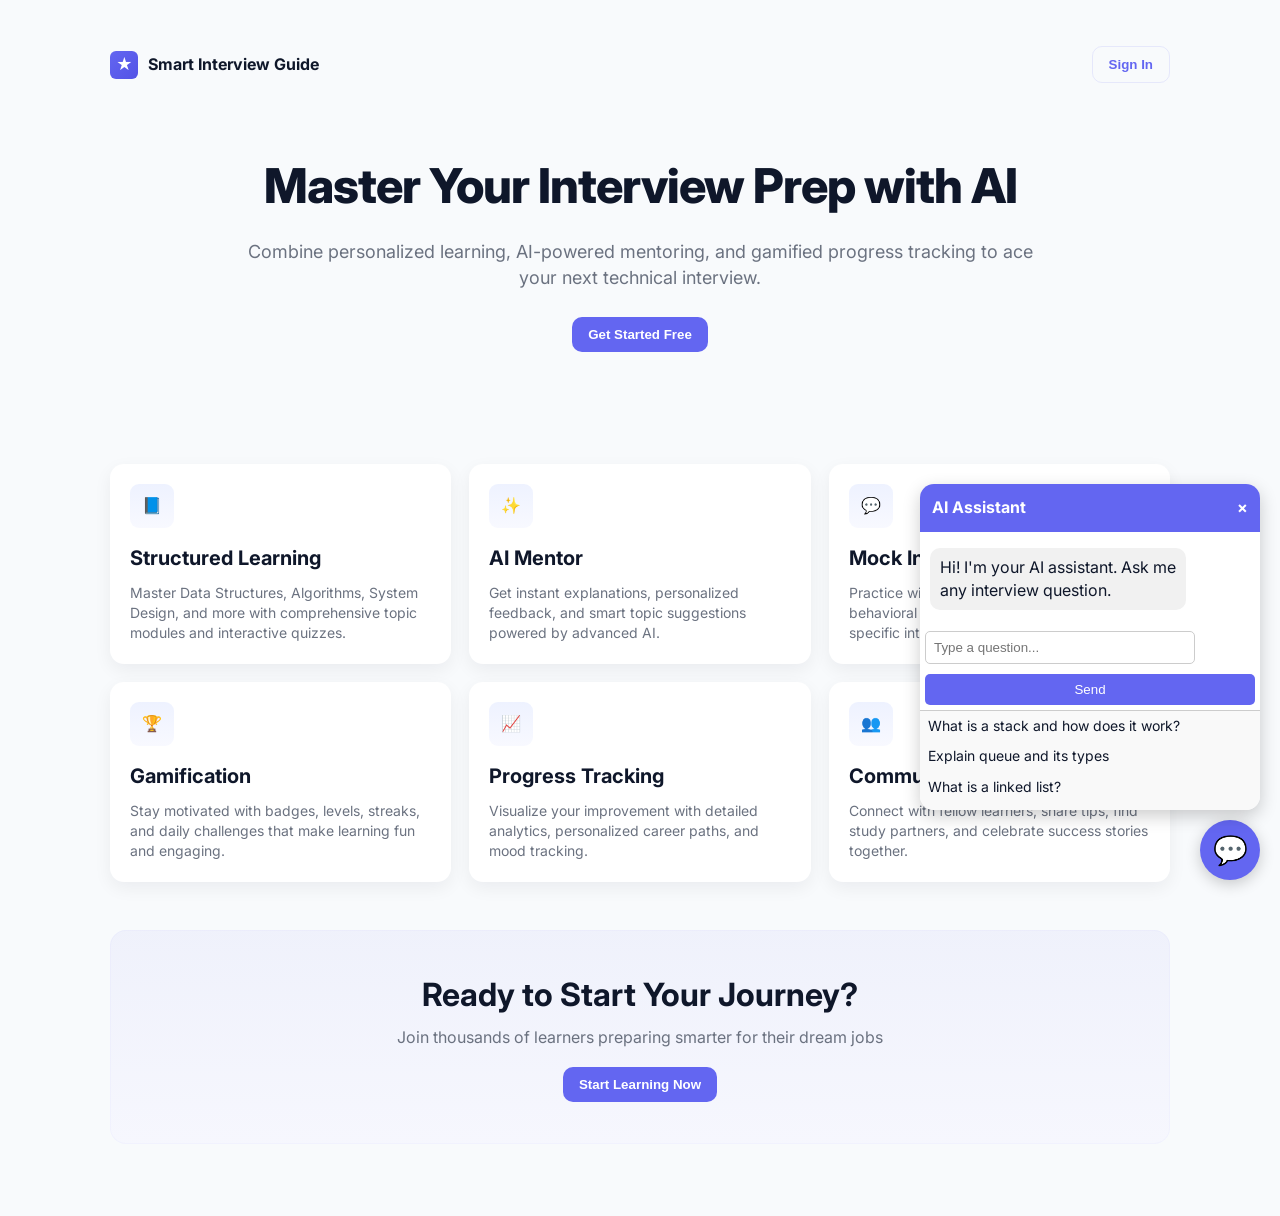
<file: index.html>
<!doctype html>
<html lang="en">
<head>
  <meta charset="utf-8">
  <meta name="viewport" content="width=device-width,initial-scale=1">
  <title>Smart Interview Guide — Landing</title>
  <link href="https://fonts.googleapis.com/css2?family=Inter:wght@300;400;600;700;800&display=swap" rel="stylesheet">
  <link rel="stylesheet" href="style.css">
</head>
<body>
  <div class="wrap">
    <!-- Header -->
    <header>
      <div class="brand">
        <div class="logo">★</div>
        <div class="title">Smart Interview Guide</div>
      </div>
      <div class="nav-actions">
        <button class="btn ghost" id="signInBtn">Sign In</button>
      </div>
    </header>

    <!-- Main Content -->
    <main>
      <!-- Hero Section -->
      <section class="hero">
        <h1>Master Your Interview Prep with AI</h1>
        <p>Combine personalized learning, AI-powered mentoring, and gamified progress tracking to ace your next technical interview.</p>
        <div class="cta">
          <button class="btn">Get Started Free</button>
        </div>
      </section>

      <!-- Features Section -->
      <section class="features">

        <!-- Structured Learning -->
        <a href="learning.html" class="card link-card">
          <div class="icon">📘</div>
          <h3>Structured Learning</h3>
          <p>Master Data Structures, Algorithms, System Design, and more with comprehensive topic modules and interactive quizzes.</p>
        </a>

        <!-- AI Mentor -->
        <a href="aimentor.html" class="card link-card">
          <div class="icon">✨</div>
          <h3>AI Mentor</h3>
          <p>Get instant explanations, personalized feedback, and smart topic suggestions powered by advanced AI.</p>
        </a>

        <!-- Mock Interviews -->
        <a href="mockinterview.html" class="card link-card">
          <div class="icon">💬</div>
          <h3>Mock Interviews</h3>
          <p>Practice with realistic technical and behavioral questions, including company-specific interview prep.</p>
        </a>

        <!-- Gamification -->
        <a href="gamification.html" class="card link-card">
          <div class="icon">🏆</div>
          <h3>Gamification</h3>
          <p>Stay motivated with badges, levels, streaks, and daily challenges that make learning fun and engaging.</p>
        </a>

        <!-- Progress Tracking -->
        <a href="progress.html" class="card link-card">
          <div class="icon">📈</div>
          <h3>Progress Tracking</h3>
          <p>Visualize your improvement with detailed analytics, personalized career paths, and mood tracking.</p>
        </a>

        <!-- Community -->
        <a href="community.html" class="card link-card">
          <div class="icon">👥</div>
          <h3>Community</h3>
          <p>Connect with fellow learners, share tips, find study partners, and celebrate success stories together.</p>
        </a>

      </section>

      <!-- Big Call-To-Action -->
      <section class="big-cta center">
        <h2>Ready to Start Your Journey?</h2>
        <p>Join thousands of learners preparing smarter for their dream jobs</p>
        <button class="btn">Start Learning Now</button>
      </section>
    </main>
  </div>

  <!-- Chatbot Button -->
  <button id="chatbotBtn" class="chatbot-btn">💬</button>

  <!-- Chatbot Popup -->
  <div id="chatbotPopup" class="chatbot-popup">
    <div class="chatbot-header">
      AI Assistant
      <span id="closeBtn">&times;</span>
    </div>
    <div class="chatbot-body" id="chatbotBody">
      <div class="bot-message">Hi! I'm your AI assistant. Ask me any interview question.</div>
    </div>
    <input type="text" id="userInput" placeholder="Type a question..." autocomplete="off">
    <button id="sendBtn">Send</button>
    <div id="suggestions" class="suggestions"></div>
  </div>

  <!-- Sign-In Modal -->
  <div id="signInModal" class="modal">
    <div class="modal-content">
      <span class="close-modal" id="closeSignIn">&times;</span>
      <h2>Sign In</h2>
      <input type="email" id="email" placeholder="Email" required>
      <input type="password" id="password" placeholder="Password" required>
      <button id="loginBtn" class="btn">Login</button>
      <div id="loginMessage" style="margin-top:10px;color:red;"></div>
    </div>
  </div>

  <script src="script.js"></script>
</body>
</html>
</file>
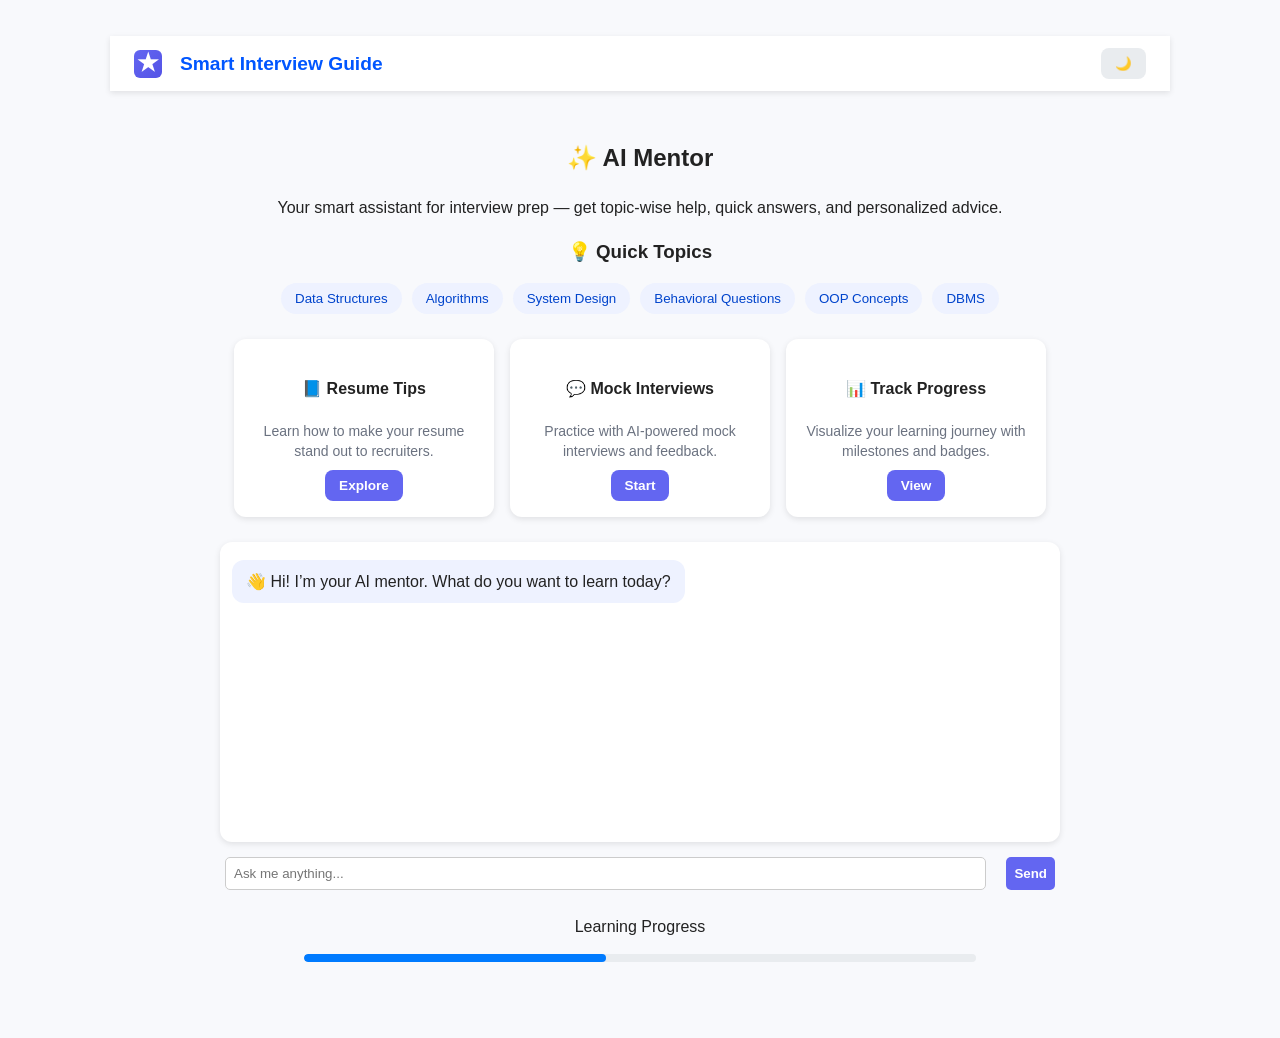
<file: aimentor.html>
<!doctype html>
<html lang="en">
<head>
  <meta charset="utf-8">
  <meta name="viewport" content="width=device-width,initial-scale=1">
  <title>AI Mentor — Smart Interview Guide</title>
  <link rel="stylesheet" href="../style.css">
  <link rel="stylesheet" href="aimentor.css">
</head>
<body class="light-mode">
  <div class="wrap">
    <!-- Header -->
    <header>
      <div class="brand">
        <div class="logo">★</div>
        <div class="title">Smart Interview Guide</div>
      </div>
      <div class="nav-actions">
        <!-- <a href="index.html" class="btn ghost">🏠 Home</a> -->
        <button id="theme-toggle" class="btn secondary">🌙</button>
      </div>
    </header>

    <main>
      <section class="feature-detail">
        <h1>✨ AI Mentor</h1>
        <p>Your smart assistant for interview prep — get topic-wise help, quick answers, and personalized advice.</p>

        <!-- Topic Suggestions -->
        <div class="topics">
          <h3>💡 Quick Topics</h3>
          <div class="topic-list">
            <button class="topic-btn">Data Structures</button>
            <button class="topic-btn">Algorithms</button>
            <button class="topic-btn">System Design</button>
            <button class="topic-btn">Behavioral Questions</button>
            <button class="topic-btn">OOP Concepts</button>
            <button class="topic-btn">DBMS</button>
          </div>
        </div>

        <!-- Cards -->
        <div class="cards">
          <div class="card">
            <h4>📘 Resume Tips</h4>
            <p>Learn how to make your resume stand out to recruiters.</p>
            <button class="btn small">Explore</button>
          </div>
          <div class="card">
            <h4>💬 Mock Interviews</h4>
            <p>Practice with AI-powered mock interviews and feedback.</p>
            <button class="btn small">Start</button>
          </div>
          <div class="card">
            <h4>📊 Track Progress</h4>
            <p>Visualize your learning journey with milestones and badges.</p>
            <button class="btn small">View</button>
          </div>
        </div>

        <!-- Chat Interface -->
        <div class="chat-container" id="chatContainer">
          <div class="bot-message">👋 Hi! I’m your AI mentor. What do you want to learn today?</div>
        </div>

        <!-- Input Area -->
        <div class="input-area">
          <input type="text" id="userInput" placeholder="Ask me anything...">
          <button id="sendBtn" class="btn primary">Send</button>
        </div>

        <!-- Progress Tracker -->
        <div class="progress-section">
          <p>Learning Progress</p>
          <div class="progress-bar"><div class="progress" data-progress="45"></div></div>
        </div>
      </section>
    </main>
  </div>

  <script src="aimentor.js"></script>
</body>
</html>
</file>
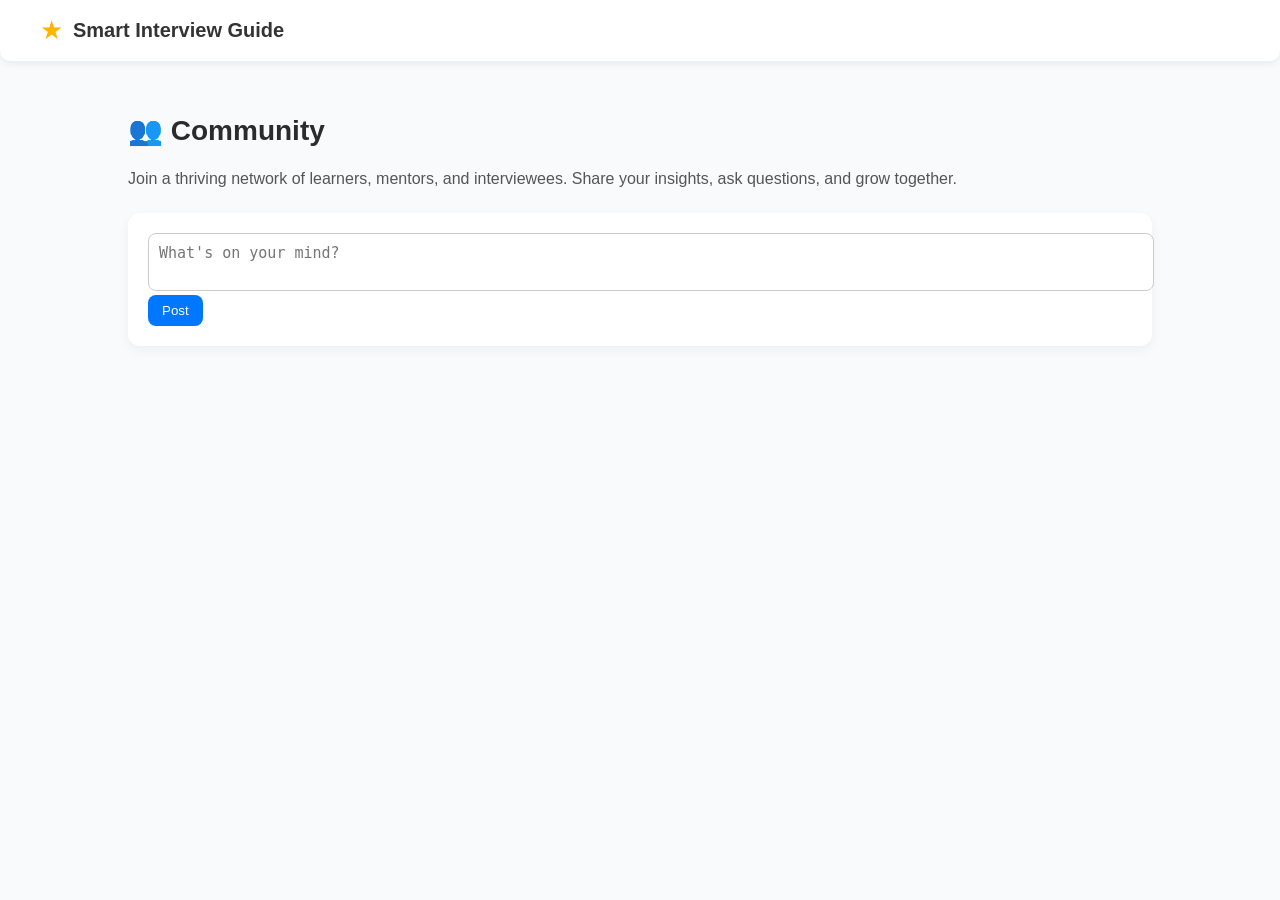
<file: community.html>
<!doctype html>
<html lang="en">
<head>
  <meta charset="utf-8">
  <meta name="viewport" content="width=device-width,initial-scale=1">
  <title>Community — Smart Interview Guide</title>
  <link rel="stylesheet" href="community.css">
</head>
<body>
  <div class="wrap">
    <header>
      <div class="brand">
        <div class="logo">★</div>
        <div class="title">Smart Interview Guide</div>
      </div>
      <div class="nav-actions">
        <!-- <a href="../index.html" class="btn ghost">🏠 Home</a> -->
      </div>
    </header>

    <main>
      <section class="feature-detail">
        <h1>👥 Community</h1>
        <p>Join a thriving network of learners, mentors, and interviewees. Share your insights, ask questions, and grow together.</p>

        <div class="create-post">
          <textarea id="postText" placeholder="What's on your mind?"></textarea>
          <button id="postBtn">Post</button>
        </div>

        <div id="postsContainer" class="community-posts">
          <!-- Posts dynamically appear here -->
        </div>
      </section>
    </main>
  </div>

  <script src="community.js"></script>
</body>
</html>
</file>
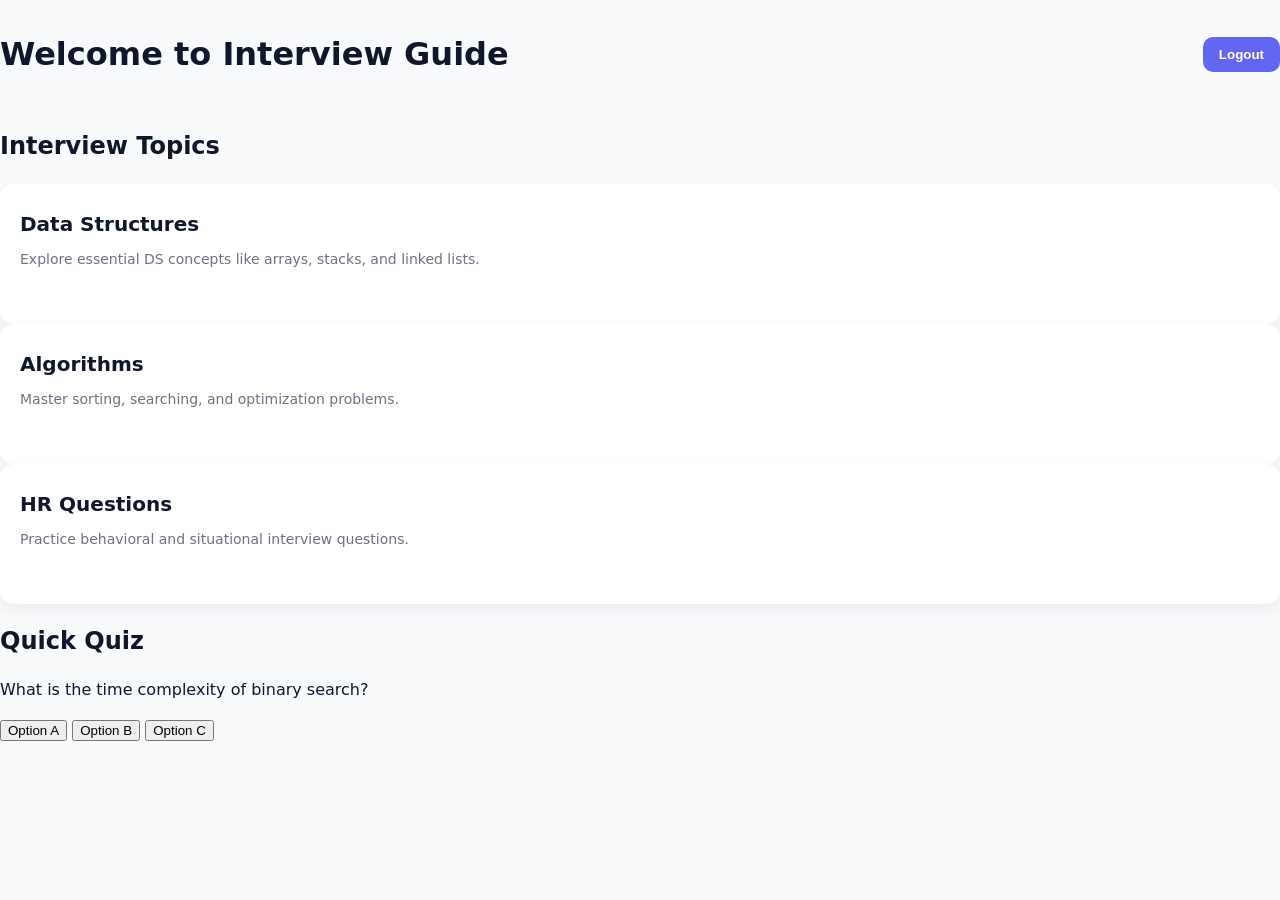
<file: dashboard.html>
<!DOCTYPE html>
<html lang="en">
<head>
  <meta charset="UTF-8">
  <meta name="viewport" content="width=device-width, initial-scale=1.0">
  <title>Dashboard | Interview Guide</title>
  <link rel="stylesheet" href="style.css">
</head>
<body>
  <header>
    <h1>Welcome to Interview Guide</h1>
    <nav>
      <button id="logoutBtn" class="btn">Logout</button>
    </nav>
  </header>

  <section class="dashboard">
    <h2>Interview Topics</h2>
    <div class="topics">
      <div class="card">
        <h3>Data Structures</h3>
        <p>Explore essential DS concepts like arrays, stacks, and linked lists.</p>
      </div>
      <div class="card">
        <h3>Algorithms</h3>
        <p>Master sorting, searching, and optimization problems.</p>
      </div>
      <div class="card">
        <h3>HR Questions</h3>
        <p>Practice behavioral and situational interview questions.</p>
      </div>
    </div>

    <h2>Quick Quiz</h2>
    <div class="quiz">
      <p id="question">Loading question...</p>
      <button onclick="checkAnswer('A')">Option A</button>
      <button onclick="checkAnswer('B')">Option B</button>
      <button onclick="checkAnswer('C')">Option C</button>
    </div>
  </section>

  <script>
    // Logout logic
    document.getElementById('logoutBtn').onclick = function() {
      localStorage.removeItem("loggedInUser");
      window.location.href = "login.html";
    };

    // Simple quiz logic
    const questions = [
      { q: "What is the time complexity of binary search?", a: "O(log n)" },
      { q: "Which data structure is used for BFS?", a: "Queue" },
      { q: "What keyword is used to create a class in JS?", a: "class" }
    ];

    let index = 0;
    document.getElementById('question').innerText = questions[index].q;

    function checkAnswer(ans) {
      alert("Correct answer: " + questions[index].a);
      index = (index + 1) % questions.length;
      document.getElementById('question').innerText = questions[index].q;
    }
  </script>
</body>
</html>
</file>
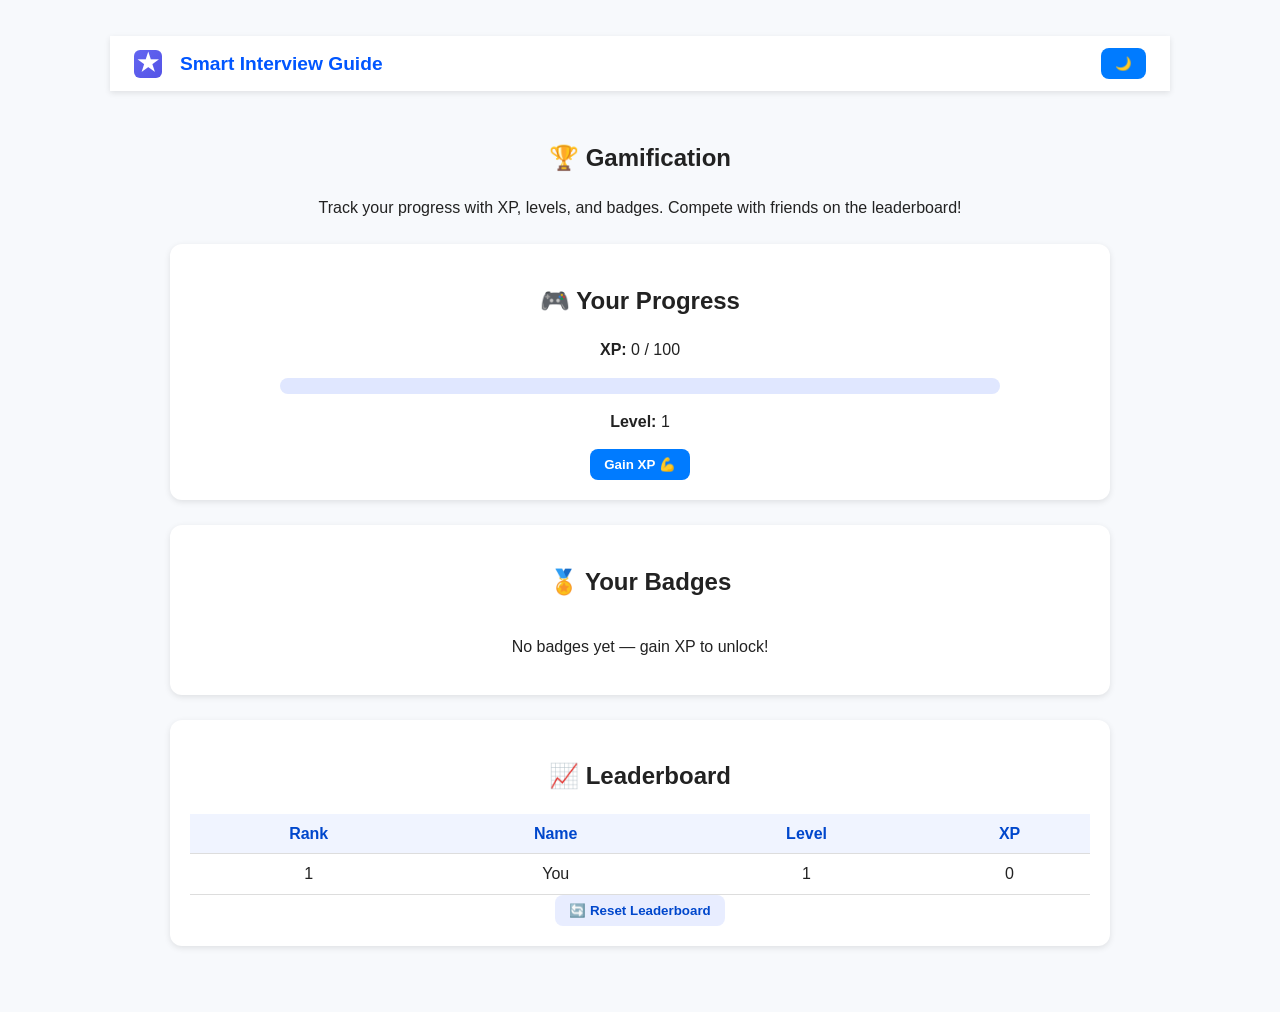
<file: gamification.html>
<!doctype html>
<html lang="en">
<head>
  <meta charset="utf-8">
  <meta name="viewport" content="width=device-width,initial-scale=1">
  <title>Gamification — Smart Interview Guide</title>
  <link rel="stylesheet" href="../style.css">
  <link rel="stylesheet" href="gamification.css">
</head>
<body>
  <div class="wrap">
    <header>
      <div class="brand">
        <div class="logo">★</div>
        <div class="title">Smart Interview Guide</div>
      </div>
      <div class="nav-actions">
        <!-- <a href="index.html" class="btn ghost">🏠 Home</a> -->
        <button id="theme-toggle" class="btn primary">🌙</button>
      </div>
    </header>

    <main>
      <section class="feature-detail">
        <h1>🏆 Gamification</h1>
        <p>Track your progress with XP, levels, and badges. Compete with friends on the leaderboard!</p>

        <!-- XP & Level -->
        <div class="xp-section">
          <h2>🎮 Your Progress</h2>
          <p><strong>XP:</strong> <span id="xp">0</span> / 100</p>
          <div class="xp-bar">
            <div id="xpFill"></div>
          </div>
          <p><strong>Level:</strong> <span id="level">1</span></p>
          <button id="gainXpBtn" class="btn primary">Gain XP 💪</button>
        </div>

        <!-- Badges -->
        <div class="badges-section">
          <h2>🏅 Your Badges</h2>
          <div class="badges" id="badgeList"></div>
        </div>

        <!-- Leaderboard -->
        <div class="leaderboard-section">
          <h2>📈 Leaderboard</h2>
          <table class="leaderboard" id="leaderboard">
            <thead>
              <tr><th>Rank</th><th>Name</th><th>Level</th><th>XP</th></tr>
            </thead>
            <tbody></tbody>
          </table>
          <button id="resetLeaderboard" class="btn secondary">🔄 Reset Leaderboard</button>
        </div>
      </section>
    </main>
  </div>

  <script src="gamification.js"></script>
</body>
</html>
</file>
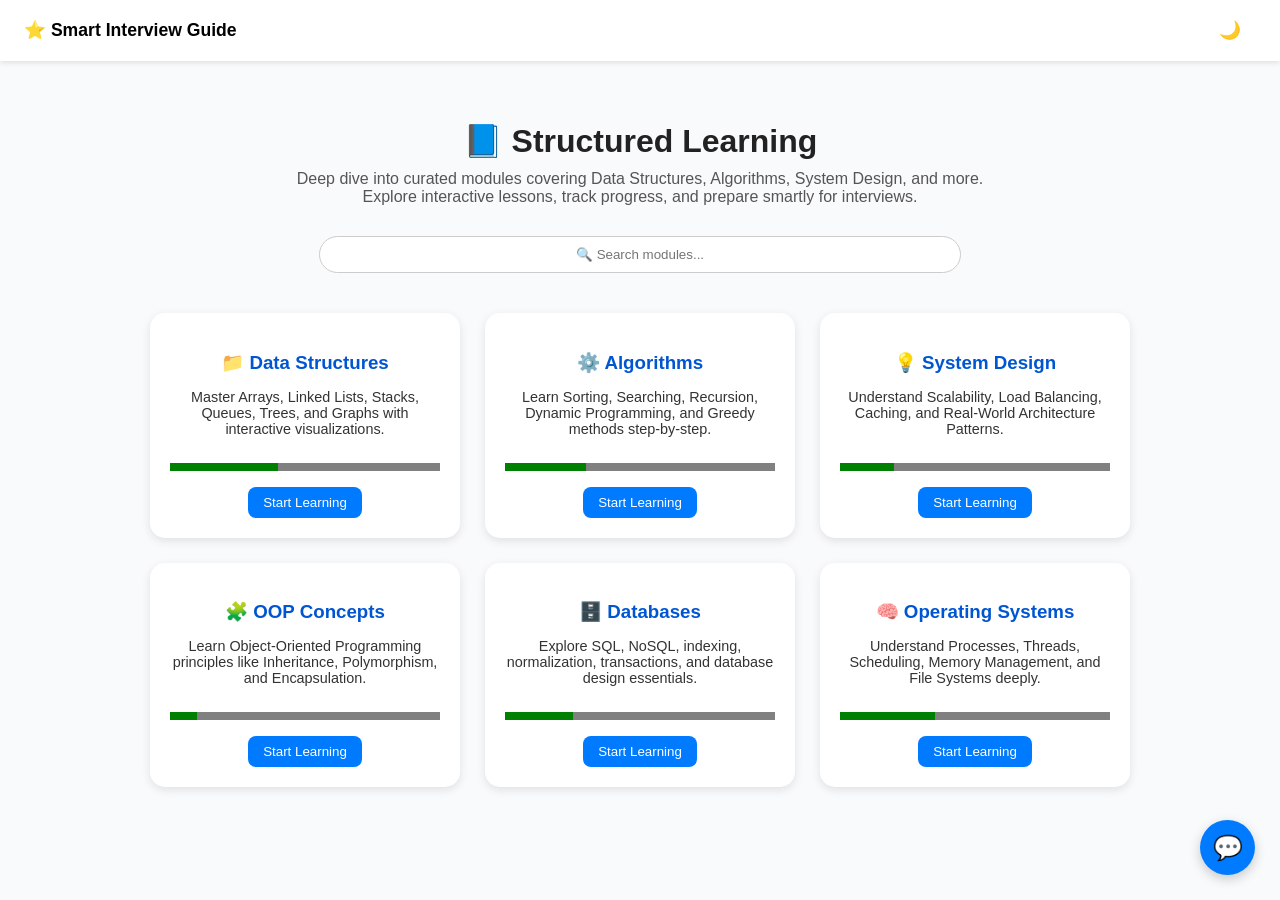
<file: learning.html>
<!DOCTYPE html>
<html lang="en">
<head>
  <meta charset="UTF-8" />
  <meta name="viewport" content="width=device-width, initial-scale=1.0" />
  <title>Structured Learning — Smart Interview Guide</title>
  <link rel="stylesheet" href="learning.css" />
</head>
<body class="light-mode">
  <header class="top-bar">
    <div class="logo">⭐ Smart Interview Guide</div>
    <nav>
      <!-- <button href="index.html" class="home-btn">🏠 Home</button> -->
      <button id="theme-toggle" class="theme-toggle">🌙</button>
    </nav>
  </header>

  <main class="content">
    <h1>📘 Structured Learning</h1>
    <p class="subtitle">
      Deep dive into curated modules covering Data Structures, Algorithms, System Design, and more. 
      Explore interactive lessons, track progress, and prepare smartly for interviews.
    </p>

    <div class="search-box">
      <input type="text" placeholder="🔍 Search modules..." id="search" />
    </div>

    <section class="cards-container" id="modules">
      <div class="card">
        <h3>📁 Data Structures</h3>
        <p>Master Arrays, Linked Lists, Stacks, Queues, Trees, and Graphs with interactive visualizations.</p>
        <progress value="40" max="100"></progress>
        <button>Start Learning</button>
      </div>

      <div class="card">
        <h3>⚙️ Algorithms</h3>
        <p>Learn Sorting, Searching, Recursion, Dynamic Programming, and Greedy methods step-by-step.</p>
        <progress value="30" max="100"></progress>
        <button>Start Learning</button>
      </div>

      <div class="card">
        <h3>💡 System Design</h3>
        <p>Understand Scalability, Load Balancing, Caching, and Real-World Architecture Patterns.</p>
        <progress value="20" max="100"></progress>
        <button>Start Learning</button>
      </div>

      <div class="card">
        <h3>🧩 OOP Concepts</h3>
        <p>Learn Object-Oriented Programming principles like Inheritance, Polymorphism, and Encapsulation.</p>
        <progress value="10" max="100"></progress>
        <button>Start Learning</button>
      </div>

      <div class="card">
        <h3>🗄️ Databases</h3>
        <p>Explore SQL, NoSQL, indexing, normalization, transactions, and database design essentials.</p>
        <progress value="25" max="100"></progress>
        <button>Start Learning</button>
      </div>

      <div class="card">
        <h3>🧠 Operating Systems</h3>
        <p>Understand Processes, Threads, Scheduling, Memory Management, and File Systems deeply.</p>
        <progress value="35" max="100"></progress>
        <button>Start Learning</button>
      </div>
    </section>
  </main>

  <!-- Chatbot Button -->
  <div id="chatbot-toggle" class="chatbot-toggle">💬</div>

  <!-- Chatbot Window -->
  <div id="chatbot" class="chatbot">
    <div class="chatbot-header">
      <span>🤖 Smart Chatbot</span>
      <button id="close-chat">✖</button>
    </div>
    <div class="chatbot-body" id="chat-body">
      <div class="bot-msg">Hello! 👋 How can I help you today?</div>
    </div>
    <div class="chatbot-footer">
      <input type="text" id="user-input" placeholder="Type your message..." />
      <button id="send-btn">➤</button>
    </div>
  </div>

  <script src="learning.js"></script>
</body>
</html>
</file>
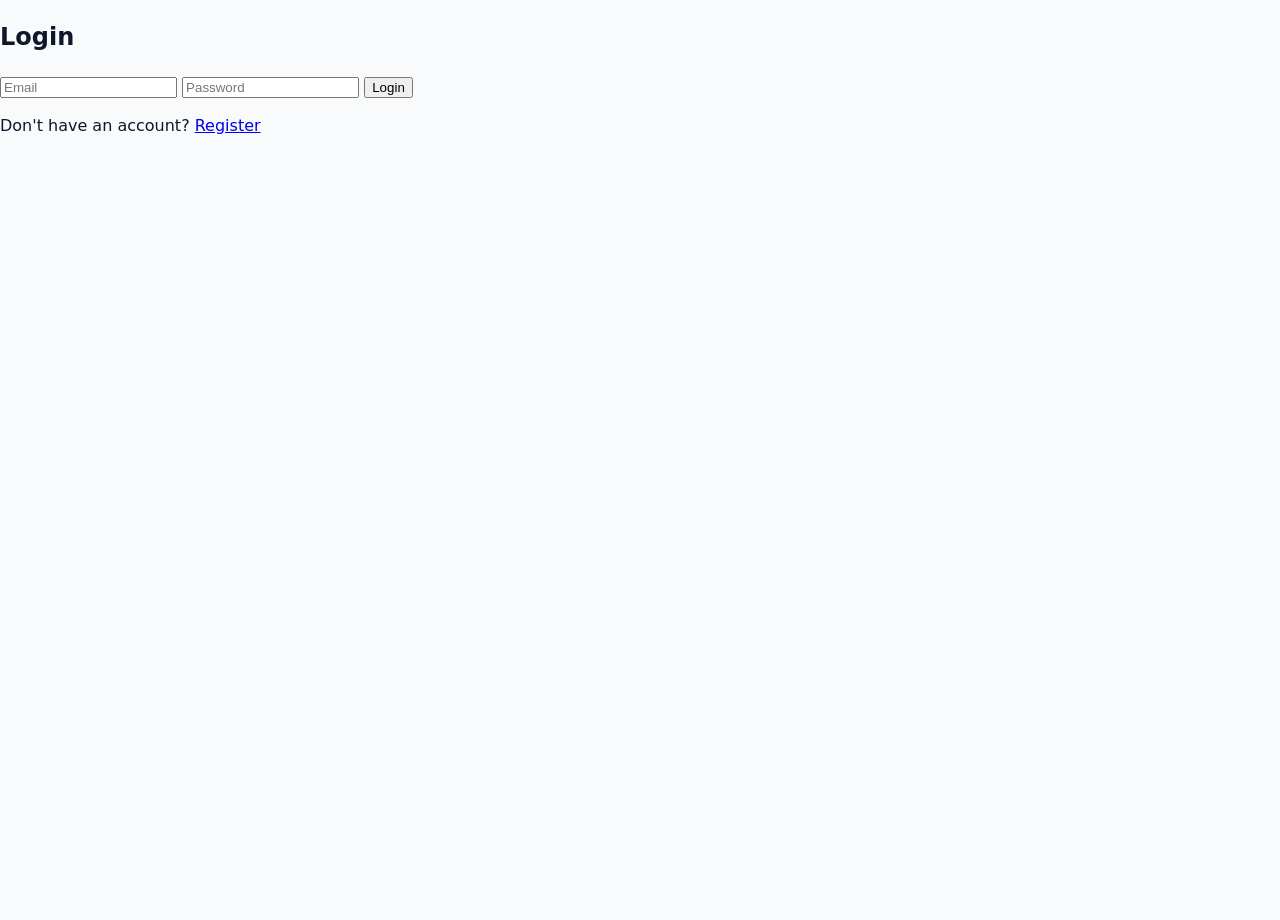
<file: login.html>
<!DOCTYPE html>
<html lang="en">
<head>
  <meta charset="UTF-8">
  <meta name="viewport" content="width=device-width, initial-scale=1.0">
  <title>Login | Interview Guide</title>
  <link rel="stylesheet" href="style.css">
</head>
<body>
  <div class="form-container">
    <h2>Login</h2>
    <form id="loginForm">
      <input type="email" id="email" placeholder="Email" required>
      <input type="password" id="password" placeholder="Password" required>
      <button type="submit">Login</button>
      <p>Don't have an account? <a href="register.html">Register</a></p>
    </form>
  </div>

  <script>
    document.getElementById('loginForm').addEventListener('submit', function(e) {
      e.preventDefault();
      const email = document.getElementById('email').value;
      const password = document.getElementById('password').value;

      const user = JSON.parse(localStorage.getItem(email));

      if (user && user.password === password) {
        alert("Login successful!");
        localStorage.setItem("loggedInUser", email);
        window.location.href = "dashboard.html";
      } else {
        alert("Invalid credentials");
      }
    });
  </script>
</body>
</html>
</file>
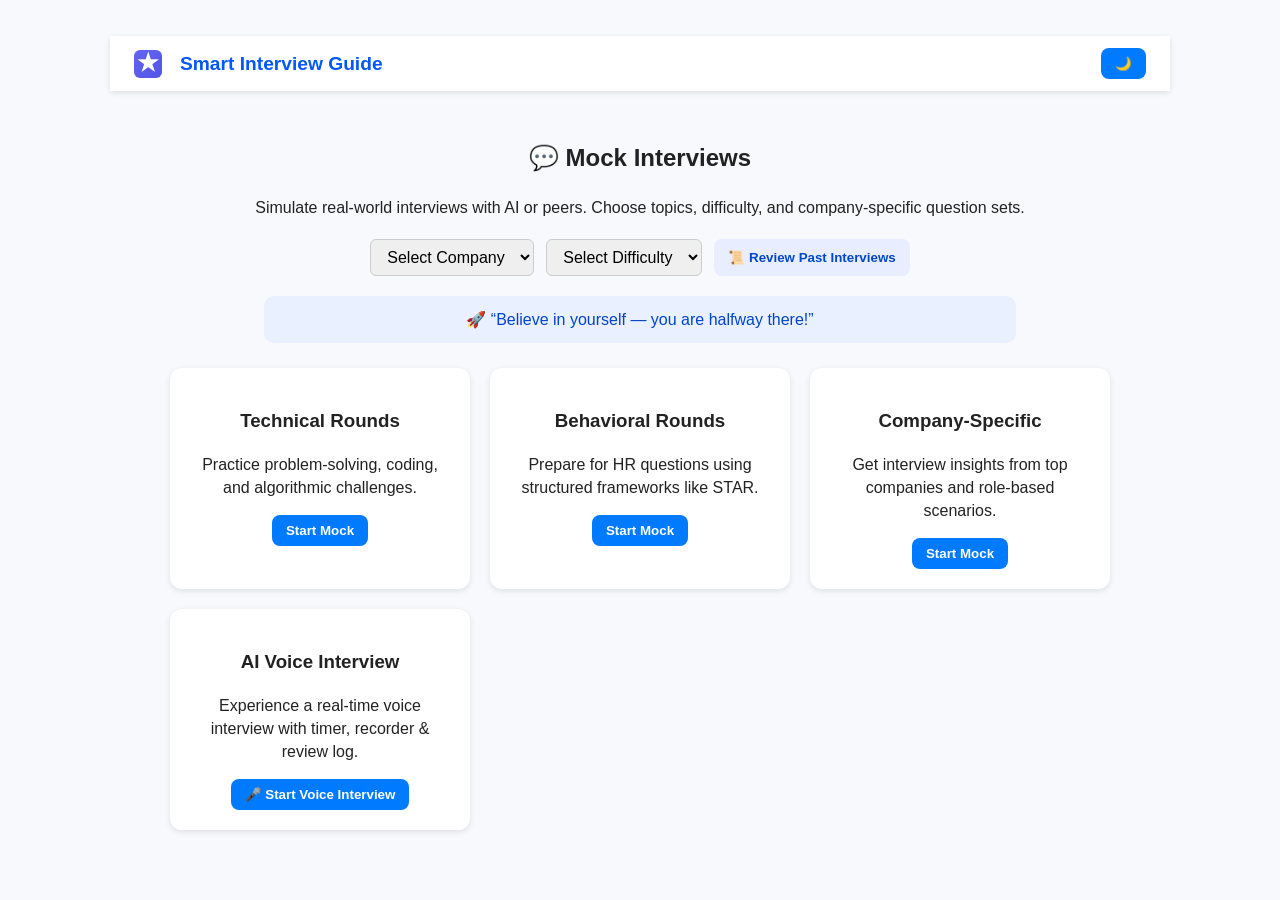
<file: mockinterview.html>
<!doctype html>
<html lang="en">
<head>
  <meta charset="utf-8">
  <meta name="viewport" content="width=device-width,initial-scale=1">
  <title>Mock Interviews — Smart Interview Guide</title>
  <link rel="stylesheet" href="../style.css">
  <link rel="stylesheet" href="mockinterview.css">
</head>
<body>
  <div class="wrap">
    <header>
      <div class="brand">
        <div class="logo">★</div>
        <div class="title">Smart Interview Guide</div>
      </div>
      <div class="nav-actions">
        <!-- <a href="../index.html" class="btn ghost">🏠 Home</a> -->
        <button id="theme-toggle" class="btn primary">🌙</button>
      </div>
    </header>

    <main>
      <section class="feature-detail">
        <h1>💬 Mock Interviews</h1>
        <p>Simulate real-world interviews with AI or peers. Choose topics, difficulty, and company-specific question sets.</p>

        <!-- Filters -->
        <div class="filters">
          <select id="companySelect">
            <option value="">Select Company</option>
            <option>Google</option>
            <option>Amazon</option>
            <option>Meta</option>
            <option>Microsoft</option>
            <option>Tesla</option>
          </select>

          <select id="difficultySelect">
            <option value="">Select Difficulty</option>
            <option>Easy</option>
            <option>Medium</option>
            <option>Hard</option>
          </select>

          <button id="reviewBtn" class="btn secondary">📜 Review Past Interviews</button>
        </div>

        <!-- Motivational Quote -->
        <div class="quote-bar" id="quoteBar">🚀 “Believe in yourself — you are halfway there!”</div>

        <!-- Cards -->
        <div class="content-grid">
          <div class="module-card">
            <h3>Technical Rounds</h3>
            <p>Practice problem-solving, coding, and algorithmic challenges.</p>
            <button class="btn primary start-btn">Start Mock</button>
          </div>

          <div class="module-card">
            <h3>Behavioral Rounds</h3>
            <p>Prepare for HR questions using structured frameworks like STAR.</p>
            <button class="btn primary start-btn">Start Mock</button>
          </div>

          <div class="module-card">
            <h3>Company-Specific</h3>
            <p>Get interview insights from top companies and role-based scenarios.</p>
            <button class="btn primary start-btn">Start Mock</button>
          </div>

          <div class="module-card">
            <h3>AI Voice Interview</h3>
            <p>Experience a real-time voice interview with timer, recorder & review log.</p>
            <button id="voiceBtn" class="btn primary">🎤 Start Voice Interview</button>
          </div>
        </div>
      </section>
    </main>
  </div>

  <!-- Voice Interview Modal -->
  <div id="voiceModal" class="modal">
    <div class="modal-content voice-content">
      <h2>🎤 Voice Interview Mode</h2>
      <p id="questionText">Your interview will begin shortly...</p>

      <textarea id="answerInput" placeholder="Type your answer here..."></textarea>

      <div class="timer" id="timerDisplay">00:30</div>
      <button id="nextQuestion" class="btn primary">Next Question</button>
      <button id="endInterview" class="close-btn">End Interview</button>
    </div>
  </div>

  <!-- Review Modal -->
  <div id="reviewModal" class="modal">
    <div class="modal-content review-content">
      <h2>📜 Interview History</h2>
      <div id="reviewList"></div>
      <button id="closeReview" class="close-btn">Close</button>
    </div>
  </div>

  <script src="mockinterview.js"></script>
</body>
</html>
</file>
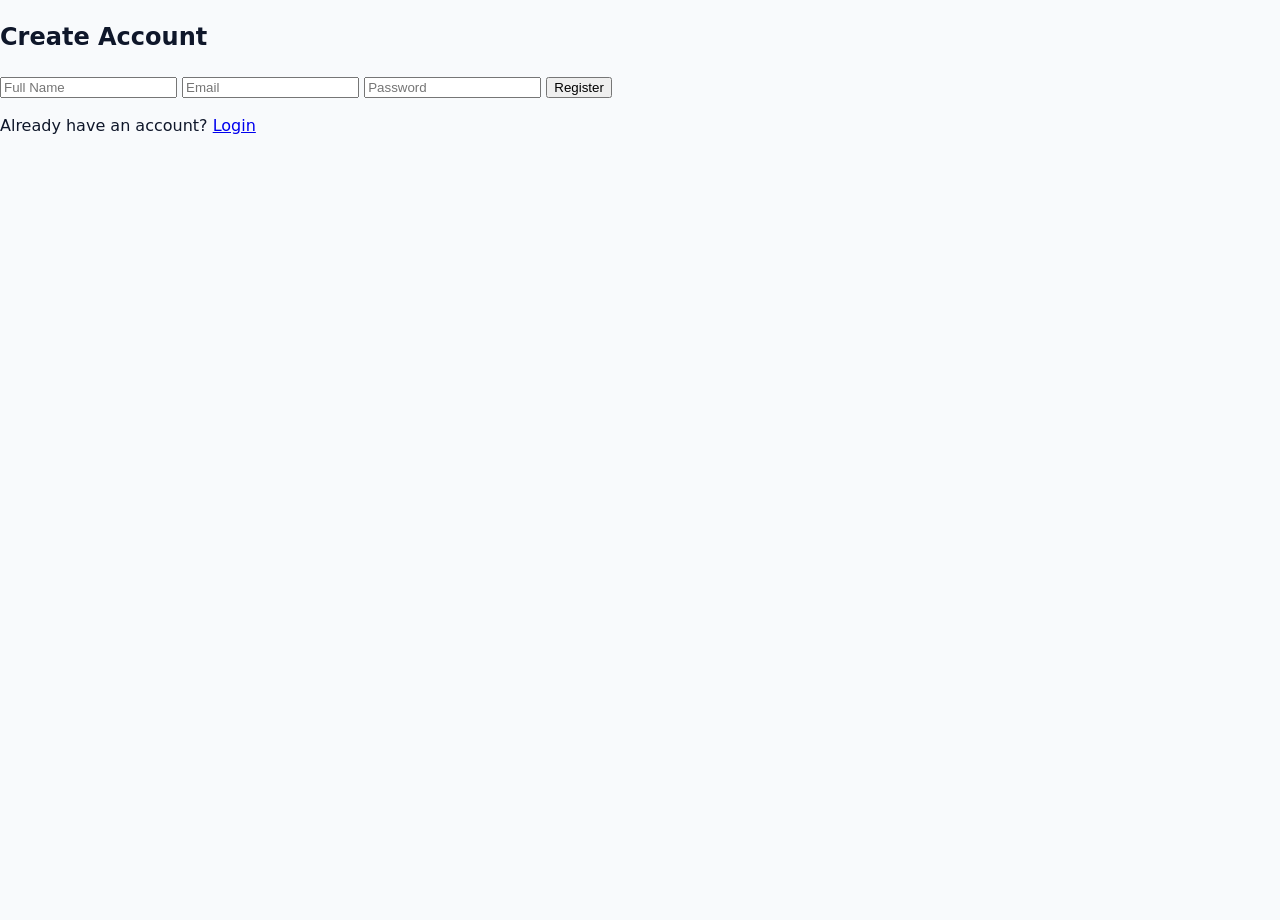
<file: register.html>
<!DOCTYPE html>
<html lang="en">
<head>
  <meta charset="UTF-8">
  <meta name="viewport" content="width=device-width, initial-scale=1.0">
  <title>Register | Interview Guide</title>
  <link rel="stylesheet" href="style.css">
</head>
<body>
  <div class="form-container">
    <h2>Create Account</h2>
    <form id="registerForm">
      <input type="text" id="name" placeholder="Full Name" required>
      <input type="email" id="email" placeholder="Email" required>
      <input type="password" id="password" placeholder="Password" required>
      <button type="submit">Register</button>
      <p>Already have an account? <a href="login.html">Login</a></p>
    </form>
  </div>

  <script>
    document.getElementById('registerForm').addEventListener('submit', function(e) {
      e.preventDefault();
      const name = document.getElementById('name').value;
      const email = document.getElementById('email').value;
      const password = document.getElementById('password').value;

      const user = { name, email, password };
      localStorage.setItem(email, JSON.stringify(user));
      alert("Registration successful! You can now log in.");
      window.location.href = "login.html";
    });
  </script>
</body>
</html>
</file>
<file: style.css>
:root {
  --bg: #f8fafc;
  --card: #ffffff;
  --muted: #6b7280;
  --accent: #6366f1;
  --accent-600: #5453e6;
  --radius: 14px;
  --container: 1100px;
}

* { box-sizing: border-box; }
html, body { height: 100%; }
body {
  font-family: Inter, system-ui, -apple-system, 'Segoe UI', Roboto, 'Helvetica Neue', Arial;
  margin: 0;
  background: var(--bg);
  color: #0f172a;
  line-height: 1.45;
  -webkit-font-smoothing: antialiased;
}

.wrap { max-width: var(--container); margin: 0 auto; padding: 36px 20px; }

header {
  display: flex;
  align-items: center;
  justify-content: space-between;
  padding: 10px 0;
}
.brand { display: flex; align-items: center; gap: 10px; }
.logo {
  width: 28px; height: 28px; border-radius: 6px;
  background: linear-gradient(135deg, var(--accent), var(--accent-600));
  display: inline-flex; align-items: center; justify-content: center;
  color: white; font-weight: 700;
}
.title { font-weight: 700; }
.nav-actions { display: flex; gap: 8px; align-items: center; }
.btn {
  background: var(--accent);
  color: #fff;
  padding: 10px 16px;
  border-radius: 10px;
  border: 0;
  cursor: pointer;
  font-weight: 600;
}
.btn.ghost {
  background: transparent;
  color: var(--accent);
  border: 1px solid rgba(99, 102, 241, 0.12);
}

.hero {
  padding: 48px 0 64px;
  text-align: center;
}
.hero h1 {
  font-size: 48px;
  margin: 10px 0 18px;
  letter-spacing: -1px;
  font-weight: 800;
}
.hero p {
  max-width: 820px;
  margin: 0 auto;
  color: var(--muted);
  font-size: 18px;
}
.hero .cta { margin-top: 26px; }

.features {
  display: grid;
  grid-template-columns: repeat(auto-fit, minmax(260px, 1fr));
  gap: 18px;
  margin: 48px 0;
}
.card {
  background: var(--card);
  border-radius: 14px;
  padding: 20px;
  box-shadow: 0 6px 18px rgba(15, 23, 42, 0.06);
  min-height: 140px;
}
.card .icon {
  width: 44px; height: 44px; border-radius: 9px;
  background: linear-gradient(180deg, #eef2ff, #f8f9ff);
  display: inline-flex; align-items: center; justify-content: center;
  margin-bottom: 10px;
}
.card h3 { margin: 6px 0 10px; font-size: 20px; }
.card p { color: var(--muted); font-size: 14px; margin: 0; }

.big-cta {
  background: linear-gradient(180deg, rgba(99, 102, 241, 0.06), rgba(245, 245, 255, 0.6));
  border-radius: 16px;
  padding: 42px;
  margin: 36px 0;
  box-shadow: inset 0 0 0 1px rgba(99, 102, 241, 0.03);
}
.big-cta h2 { font-size: 32px; margin: 0 0 8px; }
.big-cta p { color: var(--muted); margin: 0 0 18px; }
.center { display: flex; flex-direction: column; align-items: center; justify-content: center; }

@media (max-width: 720px) {
  .hero h1 { font-size: 32px; }
  .wrap { padding: 22px; }
  .card { padding: 16px; }
}

/* Chatbot Button & Popup */
.chatbot-btn {
  position: fixed;
  bottom: 20px;
  right: 20px;
  background-color: var(--accent);
  color: #fff;
  border: none;
  border-radius: 50%;
  width: 60px;
  height: 60px;
  font-size: 28px;
  cursor: pointer;
  box-shadow: 0 4px 15px rgba(0,0,0,0.2);
  z-index: 1000;
}

.chatbot-popup {
  display: none;
  position: fixed;
  bottom: 90px;
  right: 20px;
  width: 340px;
  max-height: 500px;
  border-radius: 14px;
  background: #fff;
  box-shadow: 0 6px 18px rgba(0,0,0,0.2);
  flex-direction: column;
  overflow: hidden;
  display: flex;
  z-index: 1000;
}

.chatbot-header {
  background-color: var(--accent);
  color: #fff;
  padding: 12px;
  font-weight: 700;
  display: flex;
  justify-content: space-between;
  align-items: center;
}

.chatbot-body {
  padding: 10px;
  flex: 1;
  overflow-y: auto;
}

.bot-message, .user-message {
  padding: 8px 10px;
  margin: 6px 0;
  border-radius: 10px;
  max-width: 80%;
}

.bot-message { background: #f1f1f1; align-self: flex-start; }
.user-message { background: var(--accent); color: #fff; align-self: flex-end; }

#userInput {
  padding: 8px;
  border: 1px solid #ccc;
  width: calc(100% - 70px);
  border-radius: 5px;
  margin: 5px;
}

#sendBtn {
  padding: 8px;
  background-color: var(--accent);
  color: #fff;
  border: none;
  border-radius: 5px;
  cursor: pointer;
  margin: 5px;
}

.suggestions {
  background: #f9f9f9;
  border-top: 1px solid #ccc;
  max-height: 100px;
  overflow-y: auto;
  font-size: 14px;
}

.suggestions div {
  padding: 5px 8px;
  cursor: pointer;
}

.suggestions div:hover {
  background-color: #e0e0ff;
}

/* Modal styles */
.modal {
  display: none;
  position: fixed;
  z-index: 2000;
  left: 0;
  top: 0;
  width: 100%;
  height: 100%;
  overflow: auto;
  background-color: rgba(0,0,0,0.4);
}

.modal-content {
  background-color: #fff;
  margin: 10% auto;
  padding: 20px;
  border-radius: 14px;
  max-width: 400px;
  display: flex;
  flex-direction: column;
}

.modal-content input {
  margin: 8px 0;
  padding: 10px;
  border-radius: 6px;
  border: 1px solid #ccc;
  width: 100%;
}

.close-modal {
  align-self: flex-end;
  font-size: 24px;
  font-weight: bold;
  cursor: pointer;
}

.link-card {
  text-decoration: none;
  color: inherit;
  transition: transform 0.2s ease, box-shadow 0.2s ease;
}
.link-card:hover {
  transform: translateY(-5px);
  box-shadow: 0 8px 20px rgba(0,0,0,0.15);
}
</file>
<file: aimentor.css>
body {
  font-family: "Poppins", sans-serif;
  margin: 0;
  background-color: #f8f9fc;
  color: #222;
  transition: background 0.4s, color 0.4s;
}

header {
  background: #fff;
  box-shadow: 0 2px 6px rgba(0,0,0,0.1);
  padding: 12px 24px;
  display: flex;
  justify-content: space-between;
  align-items: center;
}

.brand {
  display: flex;
  align-items: center;
  font-weight: 600;
  font-size: 1.2rem;
  color: #0056ff;
}

.logo {
  font-size: 1.5rem;
  margin-right: 8px;
}

.btn {
  border: none;
  padding: 8px 14px;
  border-radius: 8px;
  cursor: pointer;
  transition: background 0.3s;
}

.btn.primary { background: #007bff; color: #fff; }
.btn.primary:hover { background: #0056d1; }

.btn.secondary { background: #e9ecef; color: #333; }
.btn.ghost { background: transparent; color: #007bff; }

.btn.small { font-size: 0.85rem; margin-top: 8px; }

.feature-detail {
  text-align: center;
  padding: 30px;
  max-width: 900px;
  margin: auto;
}

.topic-list {
  display: flex;
  flex-wrap: wrap;
  gap: 10px;
  justify-content: center;
  margin-top: 12px;
}

.topic-btn {
  background: #eef2ff;
  color: #0044cc;
  border: none;
  padding: 8px 14px;
  border-radius: 20px;
  cursor: pointer;
  transition: background 0.3s;
}

.topic-btn:hover {
  background: #dbe4ff;
}

.cards {
  display: flex;
  justify-content: center;
  gap: 16px;
  flex-wrap: wrap;
  margin: 25px 0;
}

.card {
  background: #fff;
  border-radius: 12px;
  padding: 16px;
  width: 260px;
  box-shadow: 0 2px 6px rgba(0,0,0,0.1);
  transition: transform 0.3s;
}

.card:hover {
  transform: translateY(-4px);
}

.chat-container {
  background: #fff;
  border-radius: 12px;
  box-shadow: 0 2px 6px rgba(0,0,0,0.1);
  height: 300px;
  overflow-y: auto;
  padding: 12px;
  margin-top: 16px;
  text-align: left;
}

.bot-message, .user-message {
  background: #eef2ff;
  margin: 6px 0;
  padding: 10px 14px;
  border-radius: 12px;
  display: inline-block;
  max-width: 80%;
  animation: fadeIn 0.3s ease-in;
}

.user-message {
  background: #007bff;
  color: #fff;
  align-self: flex-end;
  float: right;
  clear: both;
}

.input-area {
  display: flex;
  gap: 10px;
  justify-content: center;
  margin-top: 10px;
}

.input-area input {
  width: 60%;
  padding: 10px;
  border-radius: 8px;
  border: 1px solid #ccc;
}

.progress-section {
  margin-top: 20px;
  text-align: center;
}

.progress-bar {
  background: #e9ecef;
  border-radius: 20px;
  height: 8px;
  width: 80%;
  margin: 10px auto;
  overflow: hidden;
}

.progress {
  background: #007bff;
  width: 0%;
  height: 100%;
  border-radius: 20px;
  transition: width 1s ease;
}

.dark-mode {
  background: #121212;
  color: #eee;
}

.dark-mode header {
  background: #1f1f1f;
  color: #fff;
}

.dark-mode .card,
.dark-mode .chat-container {
  background: #1e1e1e;
}

@keyframes fadeIn {
  from { opacity: 0; transform: translateY(5px); }
  to { opacity: 1; transform: translateY(0); }
}
</file>
<file: community.css>
/* ===== Light Theme ===== */
body {
  font-family: 'Segoe UI', sans-serif;
  margin: 0;
  background: #f9fafc;
  color: #222;
}

header {
  display: flex;
  justify-content: space-between;
  align-items: center;
  background: #fff;
  box-shadow: 0 2px 8px rgba(0,0,0,0.08);
  padding: 15px 40px;
  border-radius: 0 0 10px 10px;
}

.brand {
  display: flex;
  align-items: center;
  gap: 10px;
}

.logo {
  font-size: 26px;
  color: #ffb400;
}

.title {
  font-weight: bold;
  font-size: 20px;
  color: #333;
}

.nav-actions .btn {
  text-decoration: none;
  background: #ffb400;
  color: white;
  padding: 8px 15px;
  border-radius: 8px;
  transition: background 0.3s ease;
}

.nav-actions .btn:hover {
  background: #ff9500;
}

main {
  padding: 30px 10%;
}

.feature-detail h1 {
  font-size: 28px;
  color: #2b2b2b;
}

.feature-detail p {
  font-size: 16px;
  margin-bottom: 25px;
  color: #555;
}

/* ===== Post Creation Box ===== */
.create-post {
  background: #ffffff;
  border-radius: 12px;
  padding: 20px;
  box-shadow: 0 4px 12px rgba(0,0,0,0.05);
  margin-bottom: 25px;
}

#createPost h2 {
  margin-bottom: 10px;
}

#createPost input, textarea {
  width: 100%;
  border: 1px solid #ccc;
  border-radius: 8px;
  padding: 10px;
  font-size: 15px;
  resize: none;
}

#createPost button {
  margin-top: 10px;
}

#createPost button:hover {
  background: #ff9500;
}

#createPost textarea:focus {
  outline: none;
  border-color: #0077ff;
}

#createPost textarea::placeholder {
  color: #888;
}

/* ===== Buttons ===== */
button {
  background: #0077ff;
  color: white;
  border: none;
  padding: 8px 14px;
  border-radius: 8px;
  cursor: pointer;
  transition: 0.3s ease;
}

button:hover {
  background: #005fcc;
}

/* ===== Posts Section ===== */
.community-posts {
  display: flex;
  flex-direction: column;
  gap: 15px;
}

.post {
  background: #ffffff;
  border-radius: 12px;
  padding: 15px 20px;
  box-shadow: 0 4px 10px rgba(0,0,0,0.05);
  transition: transform 0.2s ease, box-shadow 0.2s ease;
}

.post:hover {
  transform: translateY(-3px);
  box-shadow: 0 6px 16px rgba(0,0,0,0.1);
}

.post-content {
  font-size: 16px;
  color: #333;
  margin-bottom: 12px;
}

.post-actions {
  display: flex;
  align-items: center;
  gap: 20px;
}

.action {
  display: flex;
  align-items: center;
  gap: 5px;
  cursor: pointer;
  font-size: 14px;
  color: #555;
  transition: color 0.2s ease;
}

.action:hover {
  color: #0077ff;
}

.comment-box {
  margin-top: 10px;
  display: none;
}

.comment-box input {
  width: 90%;
  padding: 6px;
  border-radius: 8px;
  border: 1px solid #ccc;
}

.comment-box button {
  padding: 6px 10px;
  font-size: 13px;
  background: #00b894;
}

.comment {
  font-size: 14px;
  background: #f3f6fa;
  padding: 6px 10px;
  border-radius: 8px;
  margin-top: 5px;
}
</file>
<file: gamification.css>
body {
  font-family: "Poppins", sans-serif;
  background: #f7f9fc;
  color: #222;
  margin: 0;
  transition: background 0.3s, color 0.3s;
}

header {
  background: #fff;
  box-shadow: 0 2px 6px rgba(0,0,0,0.1);
  padding: 12px 24px;
  display: flex;
  justify-content: space-between;
  align-items: center;
}

.brand {
  display: flex;
  align-items: center;
  font-weight: 600;
  font-size: 1.2rem;
  color: #0056ff;
}

.logo { font-size: 1.5rem; margin-right: 8px; }

.btn {
  border: none;
  padding: 8px 14px;
  border-radius: 8px;
  cursor: pointer;
  transition: background 0.3s;
}

.btn.primary { background: #007bff; color: white; }
.btn.primary:hover { background: #0056d1; }
.btn.secondary { background: #e8edff; color: #0047cc; }
.btn.ghost { background: transparent; color: #007bff; }

.feature-detail {
  text-align: center;
  padding: 30px;
  max-width: 1000px;
  margin: auto;
}

.xp-section, .badges-section, .leaderboard-section {
  background: #fff;
  border-radius: 12px;
  box-shadow: 0 2px 6px rgba(0,0,0,0.1);
  padding: 20px;
  margin-top: 25px;
  animation: fadeIn 0.5s ease-in;
}

.xp-bar {
  width: 80%;
  height: 16px;
  background: #e0e7ff;
  border-radius: 10px;
  margin: 10px auto;
  overflow: hidden;
}

#xpFill {
  height: 100%;
  background: linear-gradient(90deg, #007bff, #00c8ff);
  width: 0%;
  transition: width 0.4s ease-in-out;
}

.badges {
  display: flex;
  justify-content: center;
  flex-wrap: wrap;
  gap: 12px;
  margin-top: 10px;
}

.badge {
  background: #e9f0ff;
  padding: 10px 16px;
  border-radius: 12px;
  font-weight: 500;
  color: #0044cc;
  box-shadow: 0 2px 5px rgba(0,0,0,0.1);
  transition: transform 0.2s;
}

.badge:hover { transform: scale(1.05); }

.leaderboard {
  width: 100%;
  border-collapse: collapse;
  margin-top: 10px;
}

.leaderboard th, .leaderboard td {
  border-bottom: 1px solid #ddd;
  padding: 8px;
}

.leaderboard th {
  background: #f0f4ff;
  color: #0047cc;
}

.dark-mode {
  background: #121212;
  color: #eee;
}

.dark-mode .xp-section,
.dark-mode .badges-section,
.dark-mode .leaderboard-section {
  background: #1f1f1f;
  color: #fff;
}

@keyframes fadeIn {
  from { opacity: 0; transform: translateY(10px); }
  to { opacity: 1; transform: translateY(0); }
}
</file>
<file: learning.css>
/* ===== General Styles ===== */
body {
  font-family: "Poppins", sans-serif;
  margin: 0;
  background-color: #f9fafc;
  color: #222;
  transition: background 0.3s ease, color 0.3s ease;
}

/* ===== Header ===== */
.top-bar {
  display: flex;
  justify-content: space-between;
  align-items: center;
  background-color: #ffffff;
  color: #000;
  padding: 12px 24px;
  box-shadow: 0 2px 5px rgba(0,0,0,0.1);
  position: sticky;
  top: 0;
  z-index: 100;
}

.logo {
  font-weight: 600;
  font-size: 1.1rem;
}

nav button {
  background: none;
  border: none;
  cursor: pointer;
  font-size: 1.1rem;
  margin-left: 15px;
  color: inherit;
}

nav button:hover {
  transform: scale(1.1);
}

/* ===== Main Content ===== */
.content {
  text-align: center;
  padding: 40px 20px;
}

h1 {
  margin-bottom: 10px;
}

.subtitle {
  max-width: 700px;
  margin: 0 auto 30px;
  color: #555;
}

.search-box {
  margin-bottom: 40px;
}

.search-box input {
  width: 50%;
  padding: 10px;
  border: 1px solid #ccc;
  border-radius: 25px;
  outline: none;
  text-align: center;
}

.search-box input:focus {
  border-color: #007bff;
}

/* ===== Cards ===== */
.cards-container {
  display: flex;
  flex-wrap: wrap;
  justify-content: center;
  gap: 25px;
}

.card {
  background: #fff;
  width: 270px;
  padding: 20px;
  border-radius: 15px;
  box-shadow: 0 3px 10px rgba(0,0,0,0.1);
  transition: transform 0.3s ease, box-shadow 0.3s ease;
}

.card:hover {
  transform: translateY(-5px);
  box-shadow: 0 6px 15px rgba(0,0,0,0.15);
}

.card h3 {
  color: #0056d2;
  margin-bottom: 10px;
}

.card p {
  font-size: 0.9rem;
  color: #333;
  min-height: 60px;
}

progress {
  width: 100%;
  height: 8px;
  border-radius: 5px;
  margin-bottom: 15px;
}

button {
  background-color: #007bff;
  border: none;
  color: white;
  padding: 8px 15px;
  border-radius: 8px;
  cursor: pointer;
}

button:hover {
  background-color: #0056d2;
}

/* ===== Dark Mode ===== */
.dark-mode {
  background-color: #1c1c1c;
  color: #f1f1f1;
}

.dark-mode .top-bar {
  background-color: #222;
  color: #fff;
  box-shadow: 0 2px 10px rgba(255,255,255,0.1);
}

.dark-mode .card {
  background-color: #2b2b2b;
  color: #eee;
}

.dark-mode .card h3 {
  color: #4dabf7;
}

.dark-mode .search-box input {
  background-color: #333;
  color: #fff;
  border-color: #444;
}

/* ===== Chatbot Styles ===== */
.chatbot-toggle {
  position: fixed;
  bottom: 25px;
  right: 25px;
  background-color: #007bff;
  color: #fff;
  border-radius: 50%;
  width: 55px;
  height: 55px;
  display: flex;
  justify-content: center;
  align-items: center;
  cursor: pointer;
  font-size: 24px;
  box-shadow: 0 4px 12px rgba(0,0,0,0.2);
  transition: transform 0.3s ease;
  z-index: 999;
}

.chatbot-toggle:hover {
  transform: scale(1.1);
}

.chatbot {
  position: fixed;
  bottom: 95px;
  right: 30px;
  width: 320px;
  height: 400px;
  background: #fff;
  border-radius: 15px;
  box-shadow: 0 5px 20px rgba(0,0,0,0.2);
  display: none;
  flex-direction: column;
  overflow: hidden;
  z-index: 999;
}

.chatbot-header {
  background: #007bff;
  color: #fff;
  padding: 10px 15px;
  display: flex;
  justify-content: space-between;
  align-items: center;
}

.chatbot-body {
  flex: 1;
  padding: 10px;
  overflow-y: auto;
  background: #f5f7fa;
}

.chatbot-body .bot-msg, 
.chatbot-body .user-msg {
  background: #e4e6eb;
  color: #000;
  padding: 8px 12px;
  border-radius: 12px;
  margin: 6px 0;
  max-width: 80%;
  line-height: 1.4;
}

.chatbot-body .user-msg {
  background: #007bff;
  color: #fff;
  align-self: flex-end;
  margin-left: auto;
}

.chatbot-footer {
  display: flex;
  border-top: 1px solid #ddd;
  padding: 10px;
  background: #fff;
}

.chatbot-footer input {
  flex: 1;
  padding: 8px;
  border-radius: 20px;
  border: 1px solid #ccc;
  outline: none;
}

.chatbot-footer button {
  margin-left: 8px;
  border: none;
  background: #007bff;
  color: #fff;
  border-radius: 50%;
  width: 35px;
  height: 35px;
  cursor: pointer;
}

.dark-mode .chatbot {
  background: #2b2b2b;
  color: #fff;
}

.dark-mode .chatbot-body {
  background: #1f1f1f;
}

.dark-mode .bot-msg {
  background: #3a3a3a;
  color: #fff;
}

.dark-mode .user-msg {
  background: #4dabf7;
  color: #fff;
}

.dark-mode .chatbot-header {
  background: #0056d2;
}
</file>
<file: mockinterview.css>
body {
  font-family: "Poppins", sans-serif;
  background: #f7f9fc;
  color: #222;
  margin: 0;
  transition: background 0.3s, color 0.3s;
}

header {
  background: #fff;
  box-shadow: 0 2px 6px rgba(0,0,0,0.1);
  padding: 12px 24px;
  display: flex;
  justify-content: space-between;
  align-items: center;
}

.brand {
  display: flex;
  align-items: center;
  font-weight: 600;
  font-size: 1.2rem;
  color: #0056ff;
}

.logo { font-size: 1.5rem; margin-right: 8px; }

.btn {
  border: none;
  padding: 8px 14px;
  border-radius: 8px;
  cursor: pointer;
  transition: background 0.3s;
}

.btn.primary { background: #007bff; color: white; }
.btn.primary:hover { background: #0056d1; }
.btn.secondary { background: #e8edff; color: #0047cc; }
.btn.ghost { background: transparent; color: #007bff; }

.feature-detail {
  text-align: center;
  padding: 30px;
  max-width: 1000px;
  margin: auto;
}

.filters {
  margin-top: 20px;
  display: flex;
  justify-content: center;
  flex-wrap: wrap;
  gap: 12px;
}

select {
  padding: 8px 12px;
  border-radius: 6px;
  border: 1px solid #ccc;
  font-size: 1rem;
}

.quote-bar {
  margin: 20px auto;
  background: #e9f0ff;
  padding: 12px;
  border-radius: 10px;
  width: 80%;
  color: #0044cc;
  animation: fadeIn 0.6s ease-in;
}

.content-grid {
  display: grid;
  grid-template-columns: repeat(auto-fit, minmax(260px, 1fr));
  gap: 20px;
  margin-top: 25px;
}

.module-card {
  background: #fff;
  border-radius: 12px;
  padding: 20px;
  box-shadow: 0 2px 6px rgba(0,0,0,0.1);
  transition: transform 0.3s, box-shadow 0.3s;
}

.module-card:hover {
  transform: translateY(-6px);
  box-shadow: 0 4px 12px rgba(0,0,0,0.15);
}

/* Modals */
.modal {
  display: none;
  position: fixed;
  top: 0; left: 0;
  width: 100%; height: 100%;
  background: rgba(0,0,0,0.6);
  justify-content: center;
  align-items: center;
  z-index: 1000;
}

.modal-content {
  background: #fff;
  padding: 30px;
  border-radius: 10px;
  width: 90%;
  max-width: 480px;
  text-align: center;
  animation: pop 0.3s ease-out;
}

textarea {
  width: 100%;
  height: 80px;
  border-radius: 8px;
  border: 1px solid #ccc;
  padding: 8px;
  margin: 12px 0;
  font-family: inherit;
}

.close-btn {
  background: #ff4b4b;
  color: white;
  border: none;
  border-radius: 8px;
  padding: 8px 12px;
  cursor: pointer;
  margin-top: 10px;
}

.timer {
  font-size: 1.5rem;
  margin: 12px 0;
  color: #007bff;
  font-weight: 600;
}

/* Review Section */
.review-content {
  max-height: 80vh;
  overflow-y: auto;
}

.review-card {
  background: #f5f7ff;
  border-left: 4px solid #0056ff;
  padding: 12px;
  margin: 10px 0;
  border-radius: 8px;
  text-align: left;
}

.review-card h4 { margin: 5px 0; color: #003fa3; }
.review-card p { margin: 4px 0; font-size: 0.9rem; }

@keyframes fadeIn { from { opacity: 0; } to { opacity: 1; } }
@keyframes pop { from { transform: scale(0.8); opacity: 0; } to { transform: scale(1); opacity: 1; } }

.dark-mode { background: #121212; color: #eee; }
.dark-mode .modal-content, .dark-mode .module-card { background: #1f1f1f; color: #fff; }
</file>
